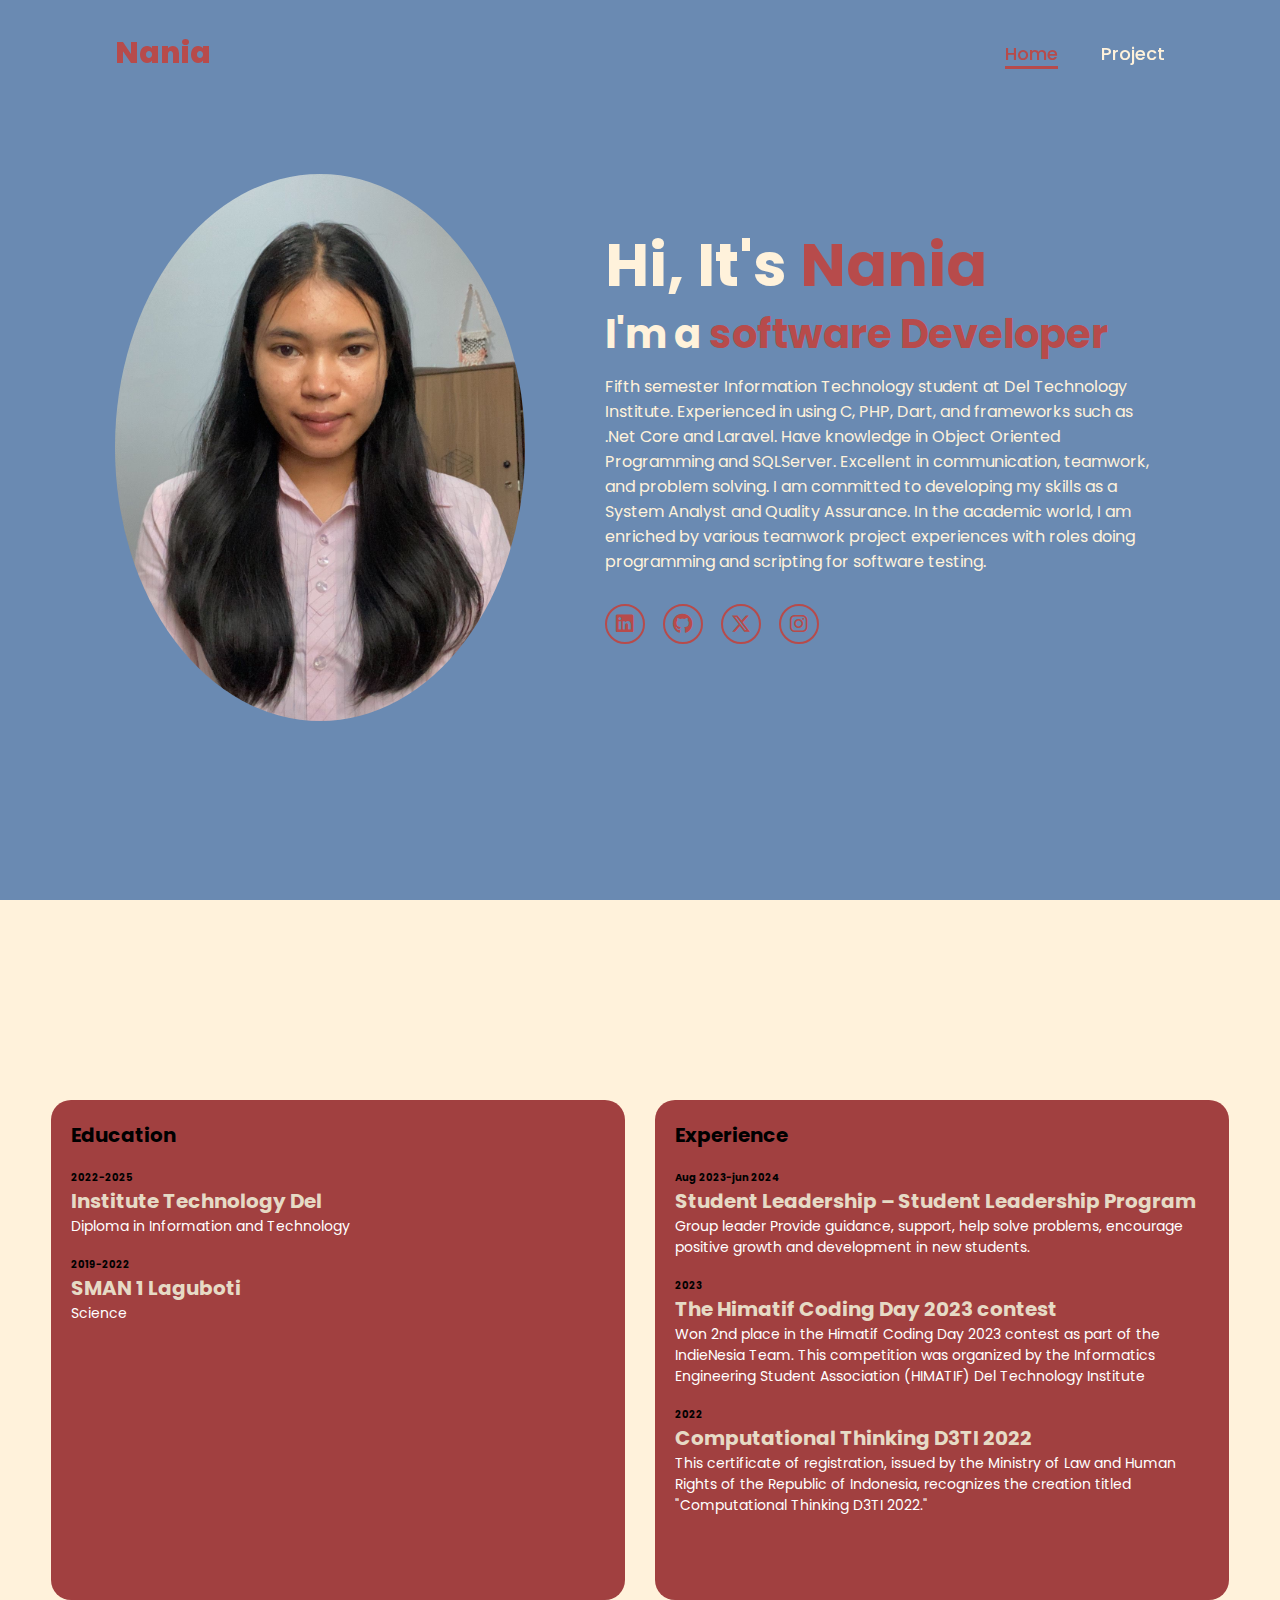
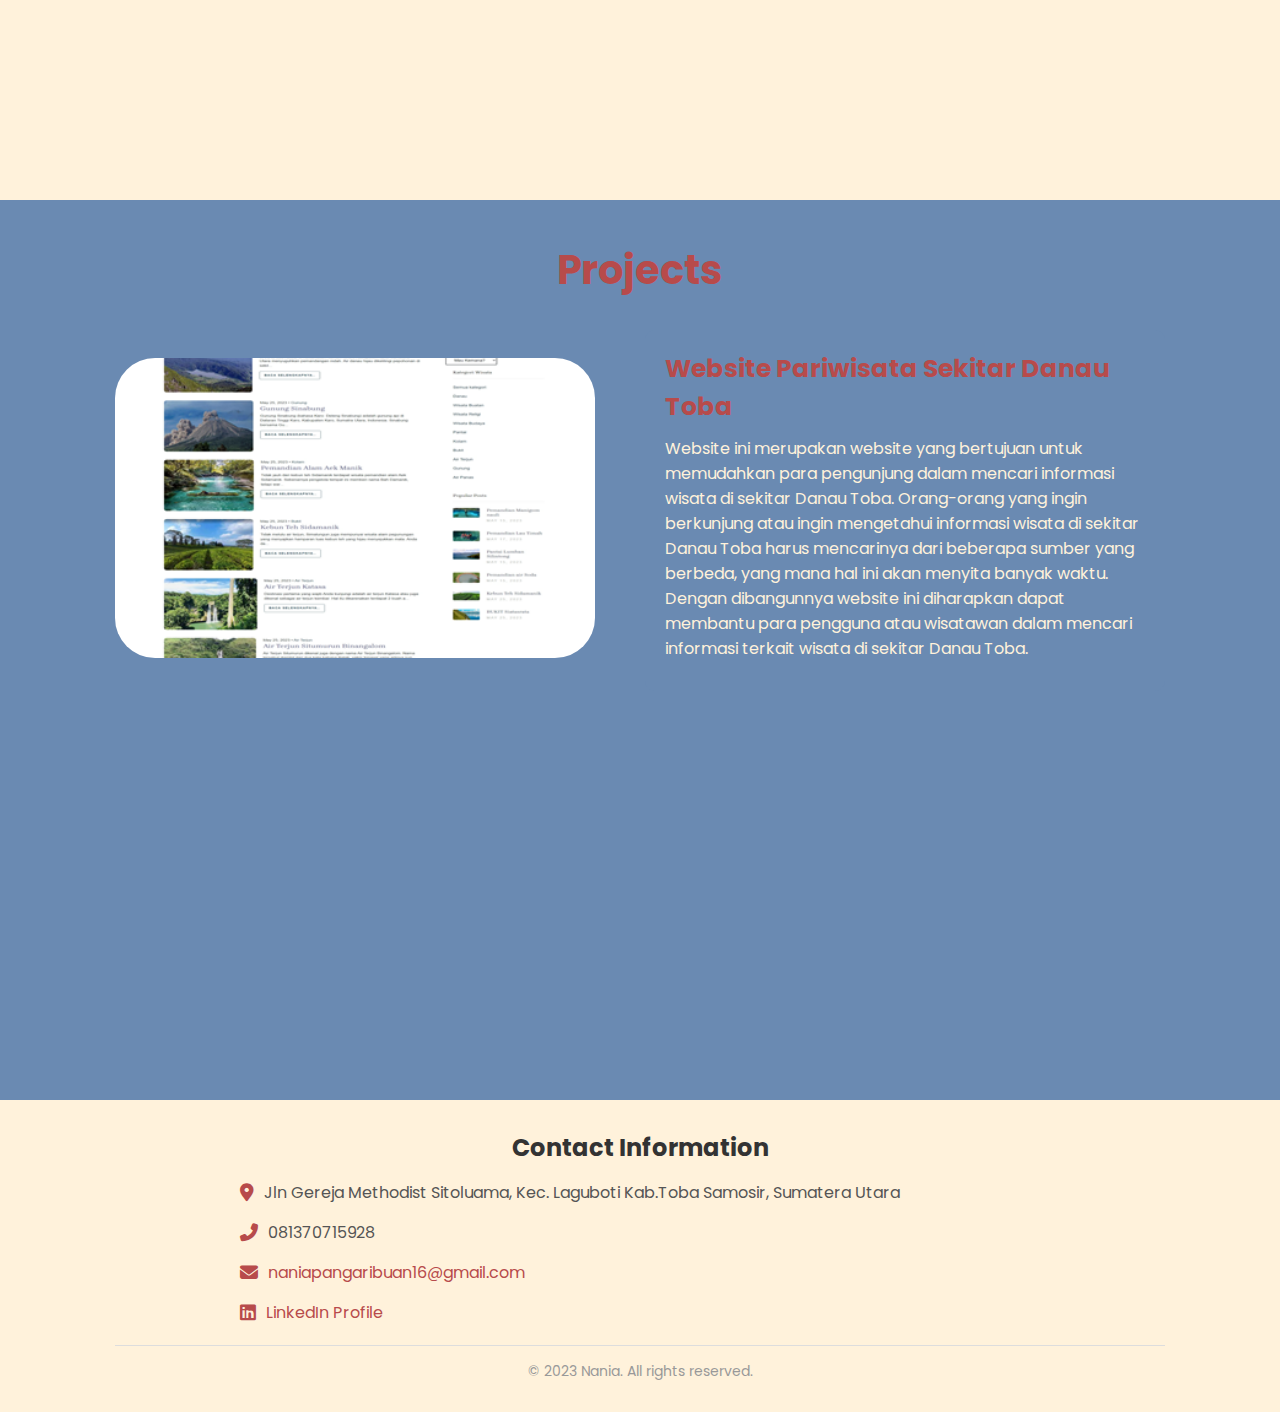
<file: Web Fortopolio_Nania Pangaribuan/index.html>
<!DOCTYPE html>
<html lang="en">
    
<head>
    <meta charset="UTF-8">
    <meta name="viewport" content="width=device-width, initial-scale=1.0">
    <link rel="stylesheet" href="https://cdnjs.cloudflare.com/ajax/libs/font-awesome/6.5.2/css/all.min.css">
    <link rel="stylesheet" href="style.css">
    <title>Portfolio Website</title>
</head>
<body>
    <header>
        <a href="#" class="logo">Nania</a>

        <nav>
            <a href="index.html" class="active"> Home</a>
            <a href="project.html" >Project</a>
        </nav>
    </header>
    <section class="home">
        <div class="home-img">
            <img src="image1.jpg" alt="">
        </div>
        <div class="home-content">
            <h1>Hi, It's <span>Nania</span></h1>
            <h3 class="typing-text">I'm a <span></span></h3>
            <p>Fifth semester Information Technology student at Del Technology Institute. 
                Experienced in using C, PHP, Dart, and frameworks such as .Net Core and Laravel. 
                Have knowledge in Object Oriented Programming and SQLServer. Excellent in communication, teamwork, and problem solving. 
                I am committed to developing my skills as a System Analyst and Quality Assurance. 
                In the academic world, I am enriched by various teamwork project experiences with roles doing programming and scripting for software testing.</p>
            <div class="social-icons">
                <a href="https://www.linkedin.com/in/nania-pangaribuan-821a42311/" id="linkedin-icon"><i class="fa-brands fa-linkedin"></i></a>
                <a href="https://github.com/naniap1" id="github-icon"><i class="fa-brands fa-github"></i></a>
                <a href="#" id="twitter-icon"><i class="fa-brands fa-x-twitter"></i></a>
                <a href="#" id="instagram-icon"><i class="fa-brands fa-instagram"></i></a>
            </div>
        </div>
    </section>
    <section class="resume">
        <div class="education">
            <h2>Education</h2>
            <div class="education-item">
                <span>2022-2025</span>
                <h3>Institute Technology Del</h3>
                <p>Diploma in Information and Technology</p>
            </div>
            <div class="education-item">
                <span>2019-2022</span>
                <h3>SMAN 1 Laguboti</h3>
                <p>Science</p>
            </div>
        </div>
    
        <div class="experience">
            <h2>Experience</h2>
            <div class="experience-item">
                <span>Aug 2023-jun 2024</span>
                <h3>Student Leadership – Student Leadership Program</h3>
                <p>Group leader Provide guidance, support, help solve problems, encourage positive growth and development in new students.</p>
            </div>
            <div class="experience-item">
                <span>2023</span>
                <h3>The Himatif Coding Day 2023 contest </h3>
                <p>Won 2nd place in the Himatif Coding Day 2023 contest as part of the IndieNesia Team. 
                This competition was organized by the Informatics Engineering Student Association (HIMATIF) Del Technology Institute</p>
            </div>
            <div class="experience-item">
                <span>2022</span>
                <h3>Computational Thinking D3TI 2022</h3>
                <p>This certificate of registration, issued by the Ministry of Law and Human Rights of the
                    Republic of Indonesia, recognizes the creation titled "Computational Thinking D3TI 2022."</p>
            </div>
        </div>
    </section>
<section class="projects">
    <h2>Projects</h2>
    <div class="project-item">
        <div class="project-image-container">
            <img src="image4.png" alt="Project 1" class="project-image">
        </div>
        <div class="project-details">
            <h3>Website Pariwisata Sekitar Danau Toba</h3>
            <p>Website ini merupakan website yang bertujuan untuk memudahkan para pengunjung dalam mencari informasi wisata di sekitar Danau Toba.
                Orang-orang yang ingin berkunjung atau ingin mengetahui informasi wisata di sekitar Danau Toba harus mencarinya dari beberapa sumber yang berbeda, yang mana hal ini akan menyita banyak waktu.
                Dengan dibangunnya website ini diharapkan dapat membantu para pengguna atau wisatawan dalam mencari informasi terkait wisata di sekitar Danau Toba.</p>
        </div>
    </div>
</section>
<footer class="footer">
    <div class="footer-container">
        <h2>Contact Information</h2>
        <div class="footer-info">
            <div class="footer-item">
                <i class="fas fa-map-marker-alt"></i>
                <p>Jln Gereja Methodist Sitoluama, Kec. Laguboti Kab.Toba Samosir, Sumatera Utara</p>
            </div>
            <div class="footer-item">
                <i class="fas fa-phone-alt"></i>
                <p>081370715928</p>
            </div>
            <div class="footer-item">
                <i class="fas fa-envelope"></i>
                <a href="mailto:naniapangaribuan16@gmail.com">naniapangaribuan16@gmail.com</a>
            </div>
            <div class="footer-item">
                <i class="fab fa-linkedin"></i>
                <a href="https://www.linkedin.com/in/nania-pangaribuan-821a42311/" target="_blank">LinkedIn Profile</a>
            </div>
        </div>
    </div>
    <div class="footer-bottom">
        <p>&copy; 2023 Nania. All rights reserved.</p>
    </div>
</footer>
<script src="scripts.js"></script>
</body>
</html>
</file>
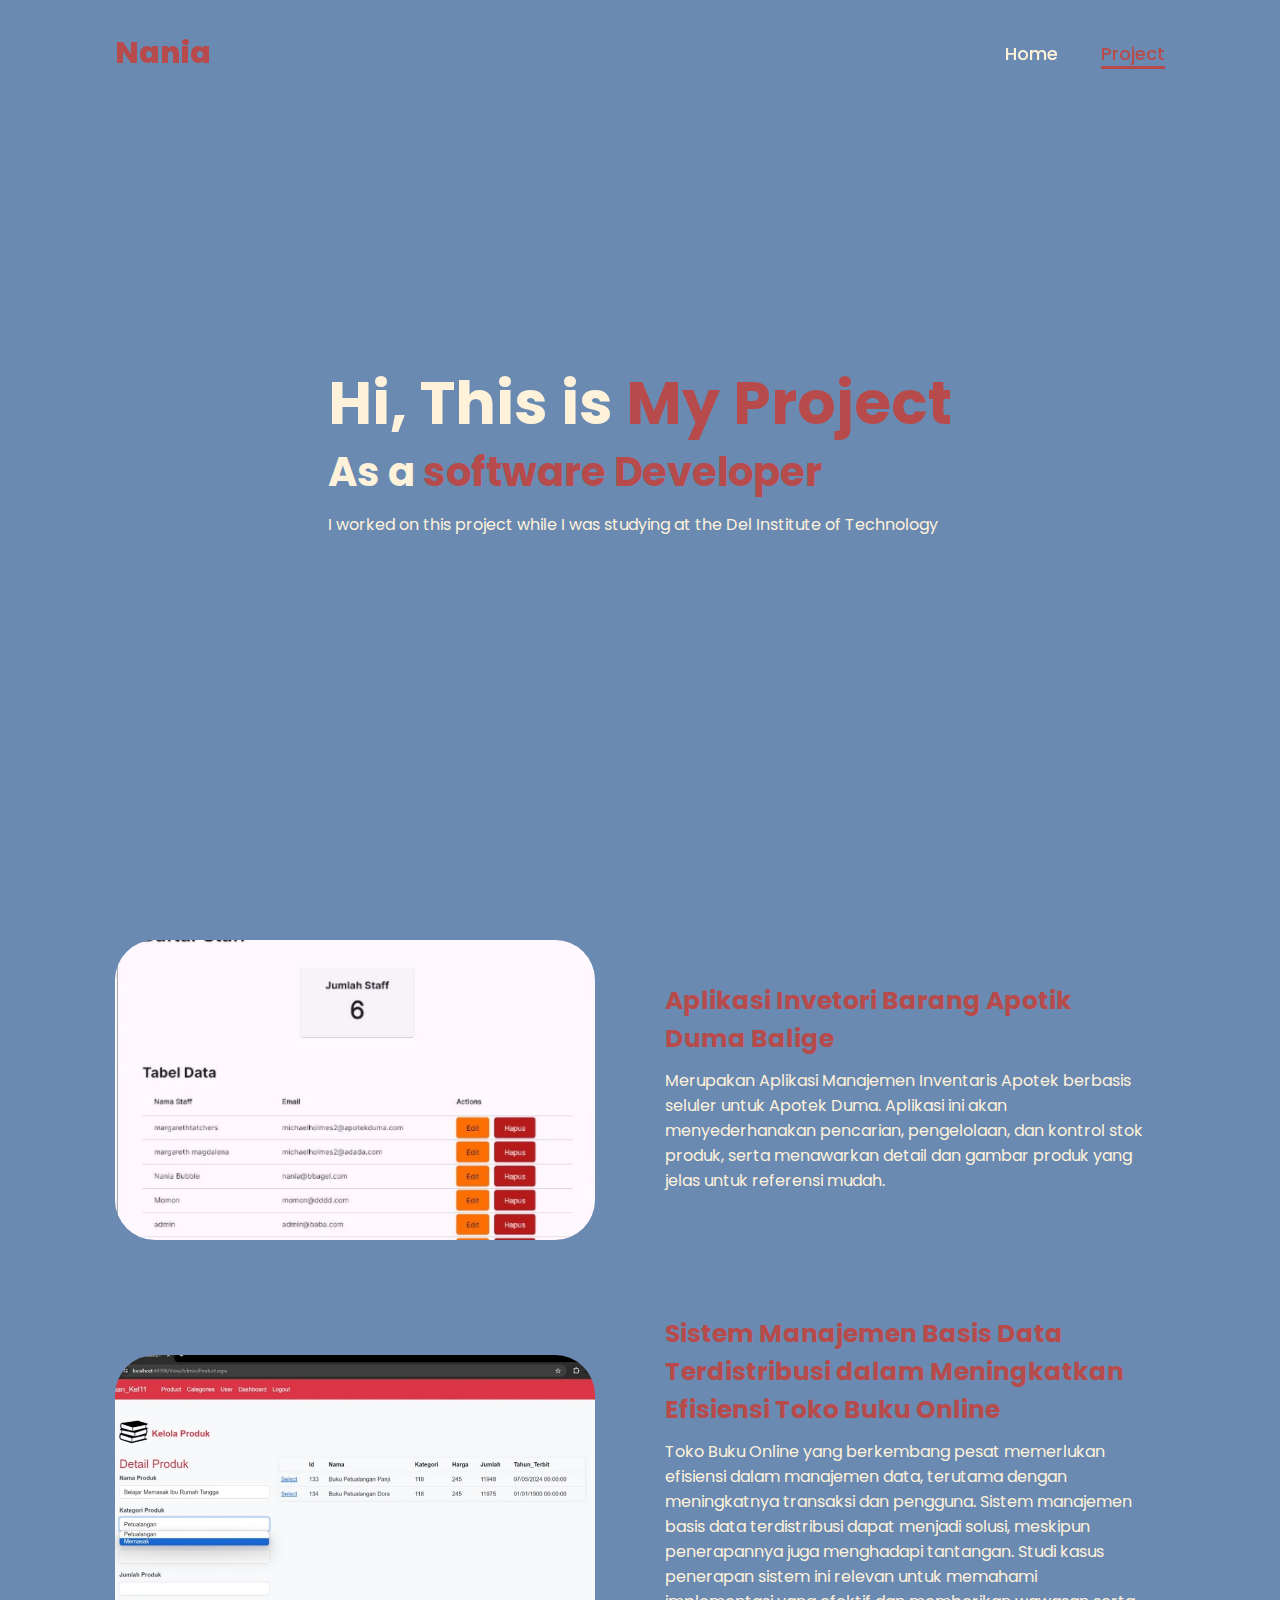
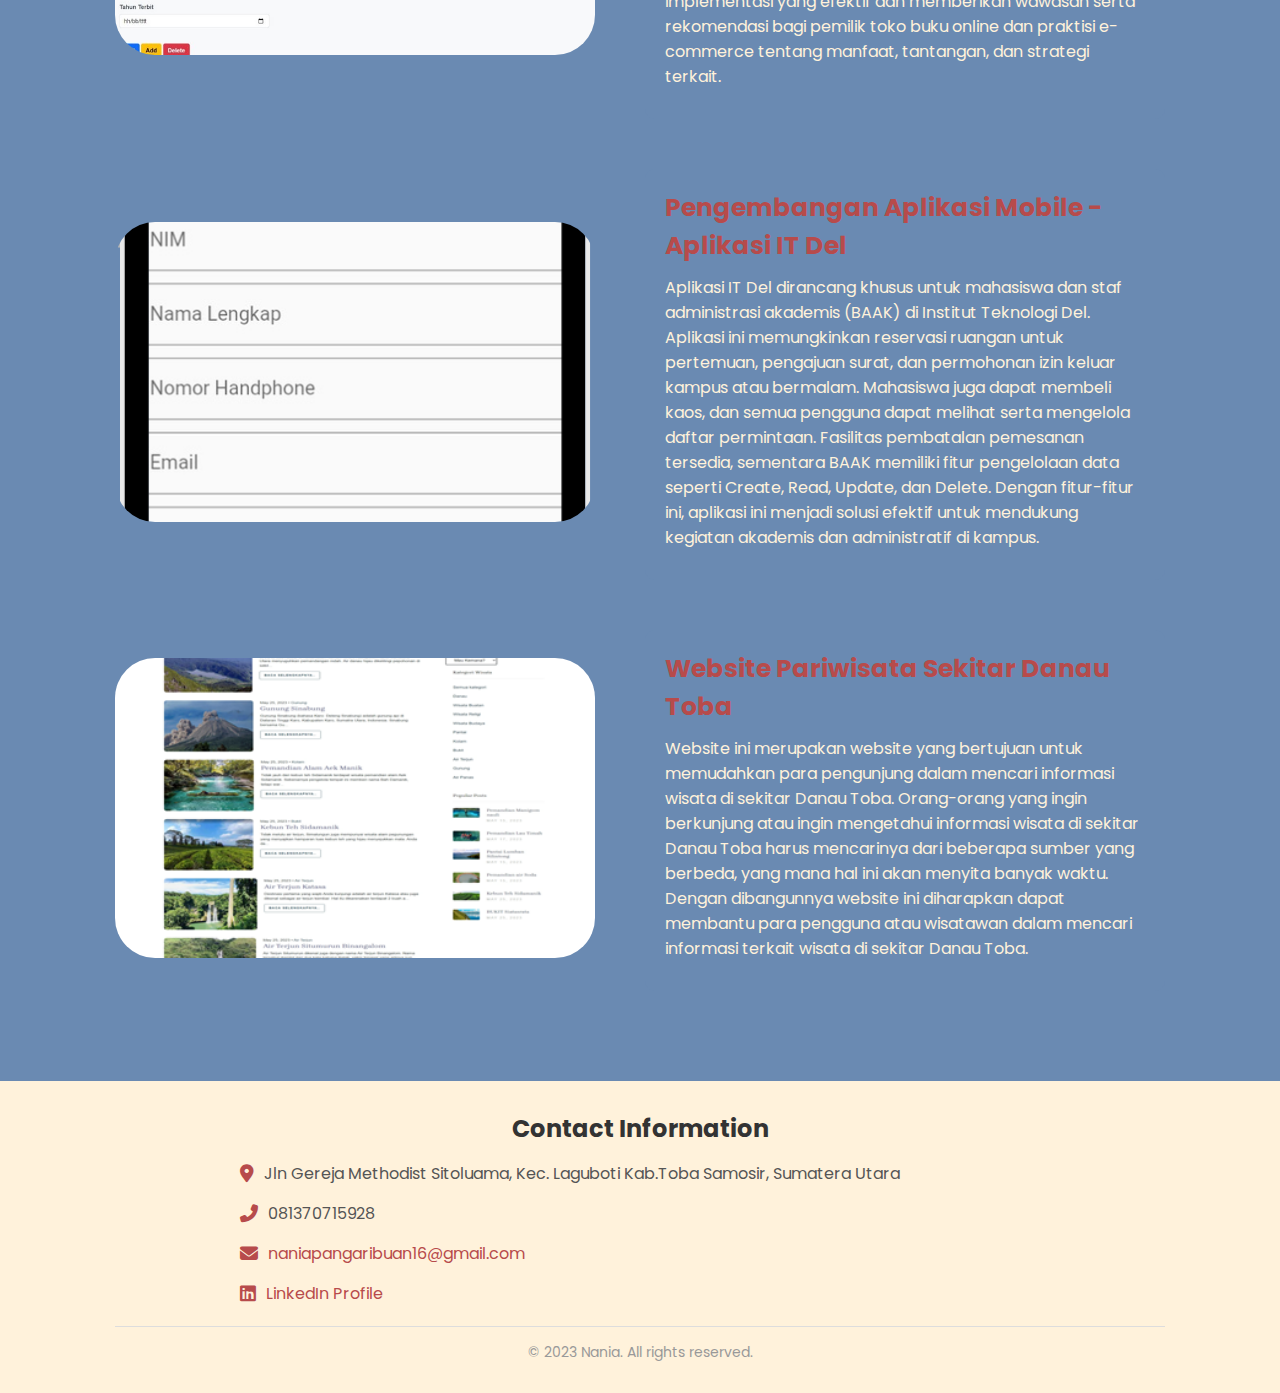
<file: Web Fortopolio_Nania Pangaribuan/project.html>
<!DOCTYPE html>
<html lang="en">
    <head>
        <meta charset="UTF-8">
        <meta name="viewport" content="width=device-width, initial-scale=1.0">
        <link rel="stylesheet" href="https://cdnjs.cloudflare.com/ajax/libs/font-awesome/6.5.2/css/all.min.css">
        <link rel="stylesheet" href="style.css">
        <title>Project</title>
    </head>
<body>
    <header>
        <a href="#" class="logo">Nania</a>

        <nav>
            <a href="index.html" > Home</a>
            <a href="project.html" class="active">Project</a>
        </nav>
    </header>
    <section class="home">
        <div class="home-content">
            <h1>Hi, This is <span>My Project</span></h1>
            <h3 class="typing-text">As a <span></span></h3>
            <p>I worked on this project while I was studying at the Del Institute of Technology</p>
        </div>
    </section>
    <section class="projects">
        <div class="project-item">
            <div class="project-image-container">
                <img src="image3.png" alt="Project 1" class="project-image">
            </div>
            <div class="project-details">
                <h3>Aplikasi Invetori Barang Apotik Duma Balige</h3>
                <p>Merupakan Aplikasi Manajemen Inventaris Apotek berbasis seluler untuk Apotek Duma. 
                    Aplikasi ini akan menyederhanakan pencarian, pengelolaan, dan kontrol stok produk, serta menawarkan 
                    detail dan gambar produk yang jelas untuk referensi mudah.</p>
            </div>
        </div>
        <div class="project-item">
            <div class="project-image-container">
                <img src="image6.jpg" alt="Project 1" class="project-image">
            </div>
            <div class="project-details">
                <h3>Sistem Manajemen Basis Data Terdistribusi dalam Meningkatkan Efisiensi Toko Buku Online</h3>
                <p>
                Toko Buku Online yang berkembang pesat memerlukan efisiensi dalam manajemen data, terutama dengan meningkatnya transaksi dan pengguna. 
                Sistem manajemen basis data terdistribusi dapat menjadi solusi, meskipun penerapannya juga menghadapi tantangan. 
                Studi kasus penerapan sistem ini relevan untuk memahami implementasi yang efektif dan memberikan wawasan serta rekomendasi 
                bagi pemilik toko buku online dan praktisi e-commerce tentang manfaat, tantangan, dan strategi terkait.</p>
            </div>
        </div>
        <div class="project-item">
            <div class="project-image-container">
                <img src="image5.png" alt="Project 1" class="project-image">
            </div>
            <div class="project-details">
                <h3>Pengembangan Aplikasi Mobile - Aplikasi IT Del</h3>
                <p>Aplikasi IT Del dirancang khusus untuk mahasiswa dan staf administrasi akademis (BAAK) di Institut Teknologi Del. 
                    Aplikasi ini memungkinkan reservasi ruangan untuk pertemuan, pengajuan surat, dan permohonan izin keluar kampus 
                    atau bermalam. Mahasiswa juga dapat membeli kaos, dan semua pengguna dapat melihat serta mengelola daftar permintaan. 
                    Fasilitas pembatalan pemesanan tersedia, sementara BAAK memiliki fitur pengelolaan data seperti Create, Read, Update, 
                    dan Delete. Dengan fitur-fitur ini, aplikasi ini menjadi solusi efektif untuk mendukung kegiatan akademis dan administratif
                    di kampus.</p>
            </div>
        </div>
        <div class="project-item">
            <div class="project-image-container">
                <img src="image4.png" alt="Project 1" class="project-image">
            </div>
            <div class="project-details">
                <h3>Website Pariwisata Sekitar Danau Toba</h3>
                <p>Website ini merupakan website yang bertujuan untuk memudahkan para pengunjung dalam mencari informasi wisata di sekitar Danau Toba.
                    Orang-orang yang ingin berkunjung atau ingin mengetahui informasi wisata di sekitar Danau Toba harus mencarinya dari beberapa sumber yang berbeda, yang mana hal ini akan menyita banyak waktu.
                    Dengan dibangunnya website ini diharapkan dapat membantu para pengguna atau wisatawan dalam mencari informasi terkait wisata di sekitar Danau Toba.</p>
            </div>
        </div>
    </section>
    <footer class="footer">
        <div class="footer-container">
            <h2>Contact Information</h2>
            <div class="footer-info">
                <div class="footer-item">
                    <i class="fas fa-map-marker-alt"></i>
                    <p>Jln Gereja Methodist Sitoluama, Kec. Laguboti Kab.Toba Samosir, Sumatera Utara</p>
                </div>
                <div class="footer-item">
                    <i class="fas fa-phone-alt"></i>
                    <p>081370715928</p>
                </div>
                <div class="footer-item">
                    <i class="fas fa-envelope"></i>
                    <a href="mailto:naniapangaribuan16@gmail.com">naniapangaribuan16@gmail.com</a>
                </div>
                <div class="footer-item">
                    <i class="fab fa-linkedin"></i>
                    <a href="https://www.linkedin.com/in/nania-pangaribuan-821a42311/" target="_blank">LinkedIn Profile</a>
                </div>
            </div>
        </div>
        <div class="footer-bottom">
            <p>&copy; 2023 Nania. All rights reserved.</p>
        </div>
    </footer>
</body>
</html>
</file>
<file: Web Fortopolio_Nania Pangaribuan/style.css>
@import url('https://fonts.googleapis.com/css2?family=Poppins:wght@100;200;300;400;500;600&display=swap');

*{
    margin: 0;
    padding: 0;
    box-sizing: border-box;
    text-decoration: none;
    border: none;
    outline: none;
    font-family: 'Poppins', sans-serif;
}

html{
    font-size: 62.5%;
}

body{
    width: 100%;
    height: 100vh;
    overflow-x: hidden;
    background-color: black;
    color: #FFF2DB;
}

header{
    margin-top: 20px;
    position: fixed;
    top: 0;
    left: 0;
    width: 100%;
    padding: 1rem 9%;
    background-color: transparent;
    filter: drop-shadow(10px);
    display: flex;
    justify-content: space-between;
    align-items: center;
    z-index: 100;
}

.logo{
    font-size: 3rem;
    color: #b74b4b;
    font-weight: 800;
    cursor: pointer;
    transition: 0.5s ease;
}

.logo:hover{
    transform: scale(1.1);
}

nav a{
    font-size: 1.8rem;
    color: #FFF2DB;
    margin-left: 4rem;
    font-weight: 500;
    transition: 0.3s ease;
    border-bottom: 3px solid transparent;
}

nav a:hover, nav a.active{
    color: #b74b4b;
    border-bottom: 3px solid #b74b4b;
}

@media(max-width:995px){
    nav{
        position: absolute;
        display: none;
        top: 0;
        right: 0;
        width: 40%;
        border-left: 3px solid #b74b4b;
        border-bottom: 3px solid #b74b4b;
        border-bottom-left-radius: 2rem;
        padding: 1rem solid;
        background-color: #161616;
        border-top: 0.1rem solid rgba(0,0,0,0.1);
    }

    nav.active{
        display: block;
    }

    nav a{
        display: block;
        font-size: 2rem;
        margin: 3rem 0;
    }

    nav a:hover,
    nav a.active{
        padding: 1rem;
        border-radius: 0.5rem;
        border-bottom: 0.5rem solid #b74b4b;
    }
}

section{
    min-height: 100vh;
    padding: 5rem 9% 5rem;
}

.home{
    display: flex;
    justify-content: center;
    align-items: center;
    gap: 8rem;
    background-color: #6A8AB2;
}

.home .home-content h1{
    font-size: 6rem;
    font-weight: 700;
    line-height: 1.3;
}

span{
    color: #b74b4b;
}

.home-content h3{
    font-size: 4rem;
    margin-bottom: 1rem;
    font-weight: 700;
}

.home-content p{
    font-size: 1.6rem;
}

.home-img{
    border-radius: 50%;
}

.home-img img{
    position: relative;
    width: 32vw;
    border-radius: 50%;
    box-shadow: 0 0 25px solid #b74b4b;
    cursor: pointer;
    transition: 0.2s linear;
}

.home-img img:hover{
    font-size: 1.8rem;
    font-weight: 500;
}

.social-icons a{
    display: inline-flex;
    justify-content: center;
    align-items: center;
    width: 4rem;
    height: 4rem;
    background-color: transparent;
    border: 0.2rem solid #b74b4b;
    font-size: 2rem;
    border-radius: 50%;
    margin: 3rem 1.5rem 3rem 0;
    transition: 0.3s ease;
    color: #b74b4b;
}

.social-icons a:hover{
    color: #6A8AB2;
    transform: scale(1.3) translateY(-5px);
    background-color: #b74b4b;
    box-shadow: 0  0 25px #b74b4b;
}

.typing-text{
    font-size: 34px;
    font-weight: 600;
    min-width: 280px;
}

.typing-text span{
    position: relative;
}

.typing-text span::before{
    content: "software Developer";
    color: #b74b4b;
    animation: words 20s infinite;
}

.typing-text span::after{
    content: "";
    background-color: #6A8AB2;
    position: absolute;
    width: calc(100% + 8px);
    height: 100%;
    border-left: 3px solid #6A8AB2;
    right: -8;
    animation: cursor 0.6s infinite;
}

@keyframes cursor{
    to{
        border-left: 3px solid #b74b4b;
    }
}

@keyframes words{
    0%, 20%{
        content: "Developer";
    }
    21%, 40%{
        content: "Data Analyst";
    }
    41%, 60%{
        content: "Web Designer";
    }
    61%, 80%{
        content: "Quality Assurance";
    }
}

@media (max-width: 1000px){
    .home{
        gap: 4rem;
    }
}

@media(max-width:995px){
    .home{
        flex-direction: column;
        margin: 5rem 4rem;
    }

    .home .home-content h3{
        font-size: 2.5rem;
    }

    .home-content h1{
        font-size: 5rem;
    }

    .home-img img{
        width: 70vw;
        margin-top: 4rem;
    }
}

.bottom-section {
    background-color: #FFF2DB;
    padding: 50rem ;
    color: #161616;
    display: flex;
    justify-content: center;
    align-items: center;
    text-align: center;
}

.bottom-section .content-wrapper {
    max-width: 1000px;
}

.bottom-section h2 {
    font-size: 4rem;
    font-weight: 700;
    margin-bottom: 2rem;
}

.bottom-section p {
    font-size: 1.6rem;
    margin-bottom: 2rem;
}

.bottom-section .btn {
    padding: 1rem 2.8rem;
    background-color: #b74b4b;
    font-size: 1.6rem;
    letter-spacing: 0.3rem;
    font-weight: 600;
    transition: 0.3s ease;
}

.bottom-section .btn:hover {
    background-color: #a14040;
}

.resume {
    padding: 4rem 4%;
    display: grid;
    grid-template-columns: 1fr 1fr;
    gap: 3rem;
    background-color: #FFF2DB;
    color: #e6dac5;
    max-height: 400px;
    justify-content: center;
    align-items: center;
}

.resume h2 {
    font-size: 2rem;
    color: #000000;
    font-family: 'Poppins', sans-serif;
    margin-bottom: 2rem;
}

.education, .experience {
    background-color: #a14040;
    padding: 2rem;
    border-radius: 2rem;
    min-height: 500px;
    display: flex;
    flex-direction: column;
}

.education-item, .experience-item{
    margin-bottom: 2rem;
}

.education-item span, .experience-item span {
    color: #000000;
    font-weight: bold;
}

.education-item h3, .experience-item h3 {
    font-size: 2rem;
    margin: 1 rem 0;
}

.education-item p, .experience-item p {
    font-size: 1.4rem;
    color: #ffffff;
}

.projects {
    padding: 4rem 9%;
    background-color: #6A8AB2;
    color: #FFF2DB;
    text-align: center;
}

.projects h2 {
    font-size: 4rem;
    font-weight: 700;
    margin-bottom: 3rem;
    color: #b74b4b;
}

.project-item {
    display: flex;
    align-items: center;
    gap: 5rem;
    margin-bottom: 5rem;
}

.project-image-container {
    flex: 1;
}

.project-image {
    width: 100%; 
    height: 300px;
    object-fit: cover;
    border-radius: 4rem;
}

.project-details {
    flex: 1;
    background-color: #6A8AB2;
    padding: 2rem;
    border-radius: 1rem;
    text-align: left;
    color: #FFF2DB;
}

.project-details h3 {
    font-size: 2.5rem;
    margin-bottom: 1rem;
    color: #b74b4b;
}

.project-details p {
    font-size: 1.6rem;
    margin-bottom: 1rem;
}

.project-link {
    display: inline-block;
    padding: 0.8rem 2rem;
    background-color: #b74b4b;
    color: #FFF2DB;
    border-radius: 0.5rem;
    font-size: 1.6rem;
    font-weight: 600;
    transition: background-color 0.3s ease;
    text-decoration: none;
}

.project-link:hover {
    background-color: #a14040;
    color: #FFF2DB;
}

@media (max-width: 995px) {
    .project-item {
        flex-direction: column;
        text-align: center;
    }

    .project-image-container, .project-details {
        width: 100%;
        text-align: center;
    }
}

.footer {
    background-color: #FFF2DB;
    color: #333;
    padding: 3rem 9%;
    font-family: 'Arial', sans-serif;
    text-align: left;
}

.footer-container {
    max-width: 800px;
    margin: 0 auto;
}

.footer h2 {
    font-size: 2.4rem;
    color: #333;
    margin-bottom: 1.5rem;
    text-align: center;
}

.footer-info {
    display: flex;
    flex-direction: column;
    gap: 1.5rem;
    align-items: flex-start;
}

.footer-item {
    display: flex;
    align-items: center;
    gap: 1rem;
}

.footer-item i {
    font-size: 1.8rem;
    color: #b74b4b;
}

.footer-item p, .footer-item a {
    font-size: 1.6rem;
    color: #555;
    margin: 0;
}

.footer-item a {
    text-decoration: none;
    color: #b74b4b;
    transition: color 0.3s ease;
}

.footer-item a:hover {
    color: #333;
}

.footer-bottom {
    margin-top: 2rem;
    text-align: center;
    font-size: 1.4rem;
    color: #999;
    border-top: 1px solid #ddd;
    padding-top: 1.5rem;
}

@media (max-width: 768px) {
    .footer {
        text-align: center;
    }

    .footer-info {
        align-items: center;
    }

    .footer h2 {
        text-align: center;
    }
}
</file>
